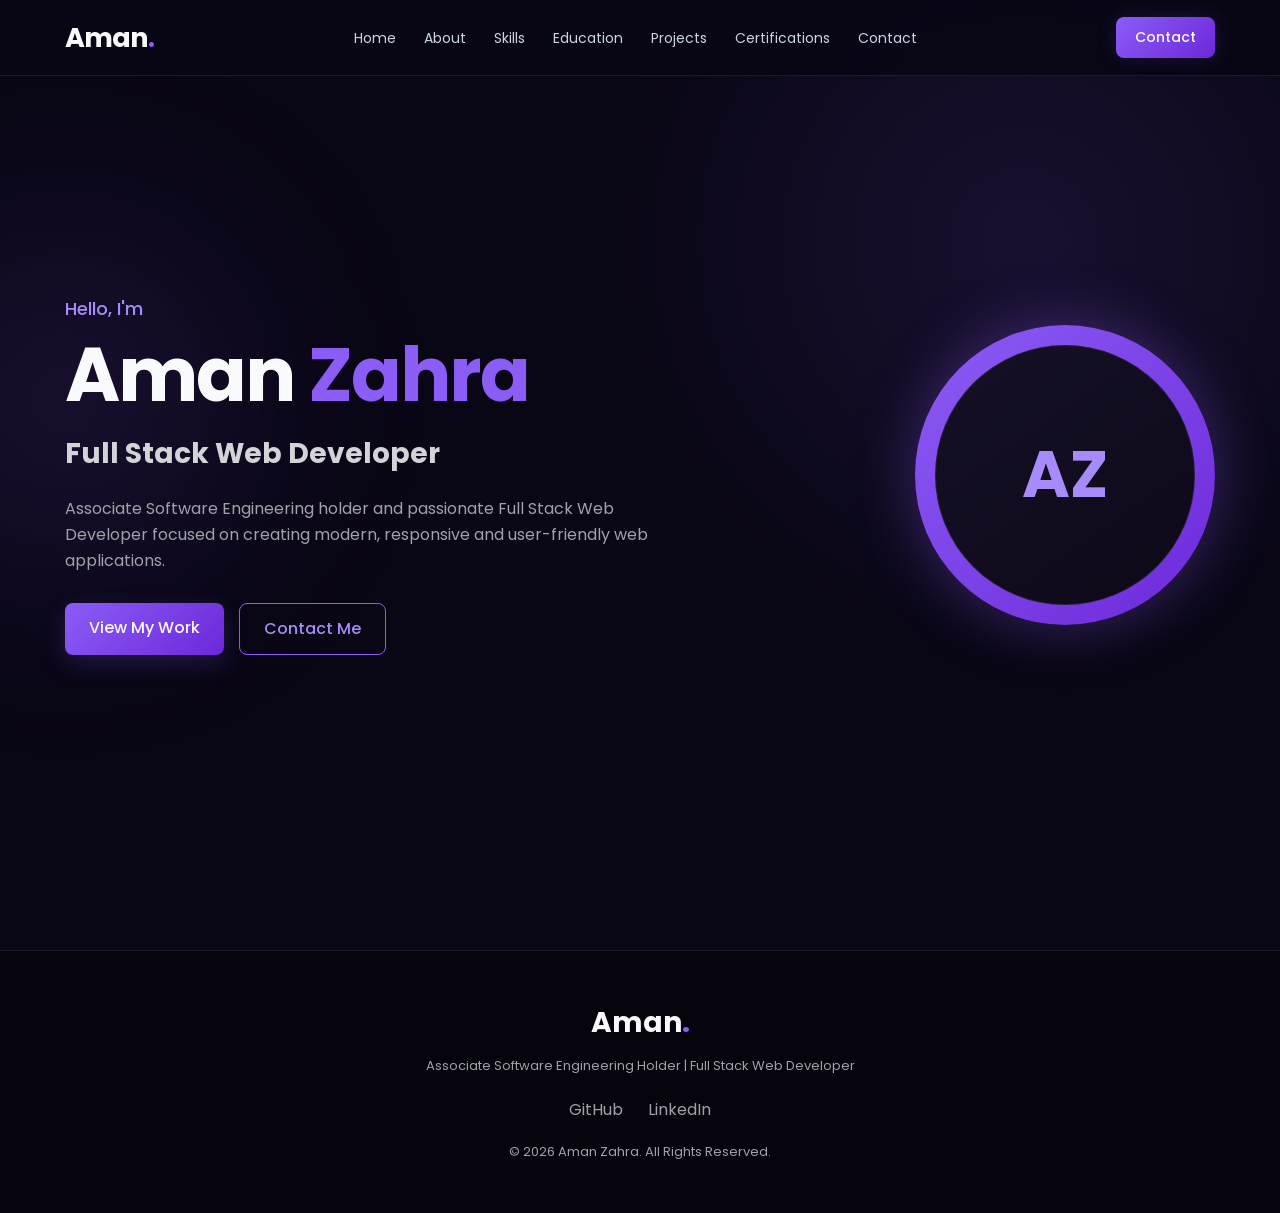
<file: index.html>
<!DOCTYPE html>
<html lang="en">
<head>
    <meta charset="UTF-8">
    <meta name="viewport" content="width=device-width, initial-scale=1.0">

    <title>Aman Zahra | Full Stack Web Developer</title>

    <link rel="preconnect" href="https://fonts.googleapis.com">
    <link rel="preconnect" href="https://fonts.gstatic.com" crossorigin>
    <link href="https://fonts.googleapis.com/css2?family=Poppins:wght@300;400;500;600;700&display=swap" rel="stylesheet">

    <link rel="stylesheet" href="style.css">
</head>

<body>

<header class="header">
    <nav class="navbar">

        <a href="index.html" class="logo">
            Aman<span>.</span>
        </a>

        <ul class="nav-links" id="navLinks">
            <li><a href="index.html">Home</a></li>
            <li><a href="about.html">About</a></li>
            <li><a href="skills.html">Skills</a></li>
            <li><a href="education.html">Education</a></li>
            <li><a href="projects.html">Projects</a></li>
            <li><a href="certifications.html">Certifications</a></li>
            <li><a href="contact.html">Contact</a></li>
        </ul>

        <a href="contact.html" class="nav-btn">Contact</a>

        <button class="menu-btn" id="menuBtn" type="button"
            aria-label="Open navigation menu"
            aria-expanded="false">
            ☰
        </button>

    </nav>
</header>


<main>

    <section class="hero">

        <div class="hero-content">

            <p class="hello">Hello, I'm</p>

            <h1>
                Aman <span>Zahra</span>
            </h1>

            <h2>Full Stack Web Developer</h2>

            <p class="hero-text">
                Associate Software Engineering holder and passionate
                Full Stack Web Developer focused on creating modern,
                responsive and user-friendly web applications.
            </p>

            <div class="hero-buttons">

                <a href="projects.html" class="btn primary-btn">
                    View My Work
                </a>

                <a href="contact.html" class="btn secondary-btn">
                    Contact Me
                </a>

            </div>

        </div>


        <div class="hero-image">

            <div class="profile-circle">
                <span>AZ</span>
            </div>

        </div>

    </section>

</main>


<footer>

    <div class="footer-content">

        <h2>Aman<span>.</span></h2>

        <p>
            Associate Software Engineering Holder |
            Full Stack Web Developer
        </p>

        <div class="social-links">

            <a href="https://github.com/aman123zahra"
               target="_blank"
               rel="noopener noreferrer">
                GitHub
            </a>

            <a href="#">
                LinkedIn
            </a>

        </div>

        <p class="copyright">
            © 2026 Aman Zahra. All Rights Reserved.
        </p>

    </div>

</footer>


<script src="script.js"></script>

</body>
</html>
</file>
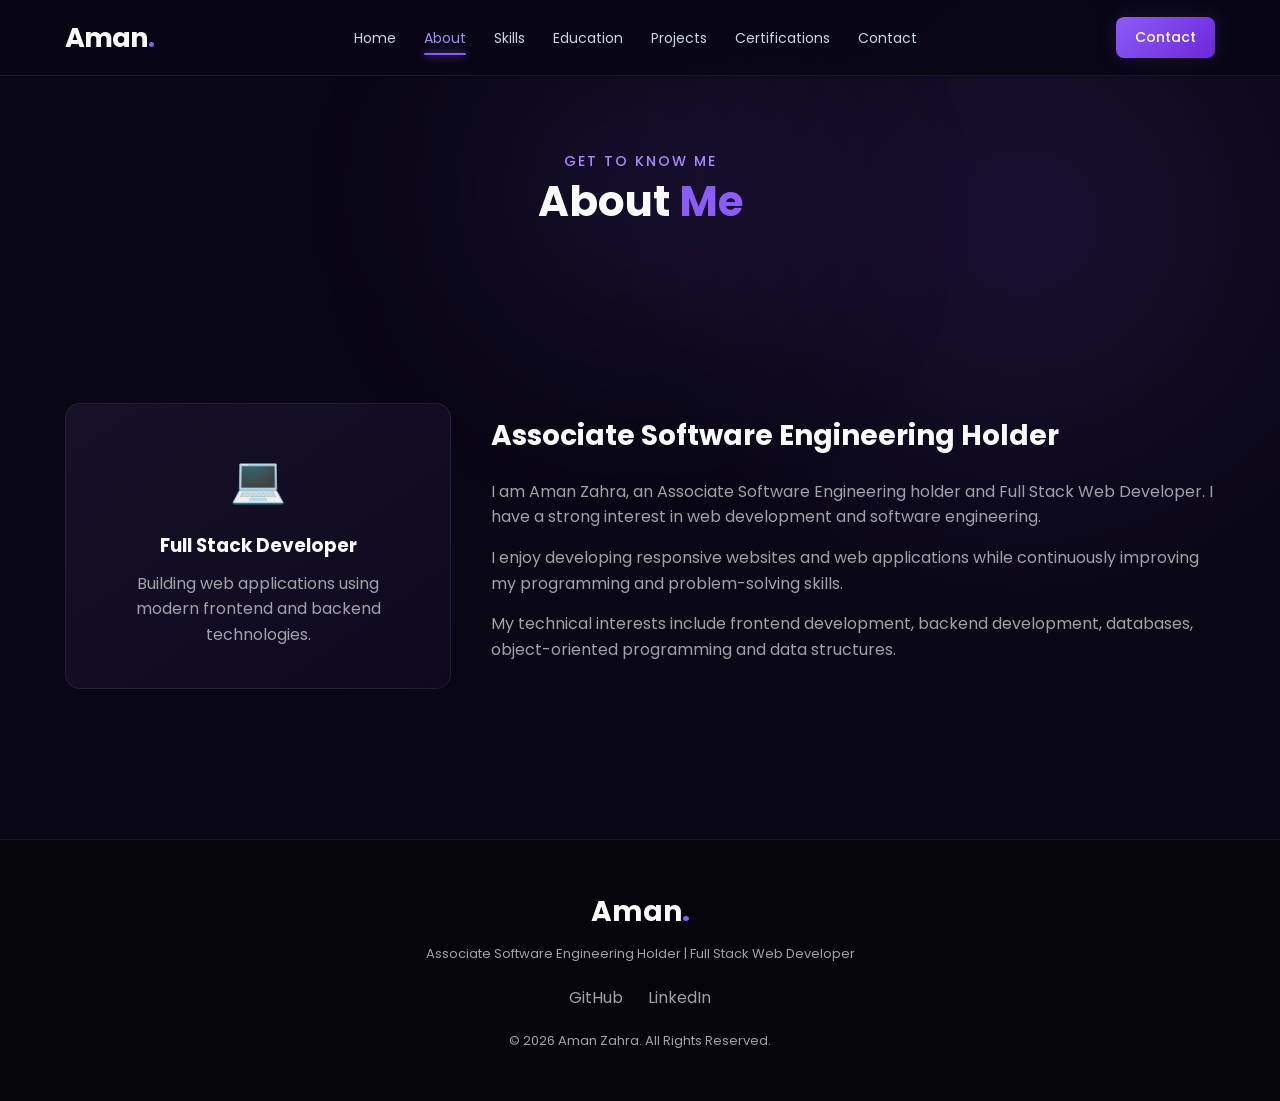
<file: about.html>
<!DOCTYPE html>
<html lang="en">
<head>
    <meta charset="UTF-8">
    <meta name="viewport" content="width=device-width, initial-scale=1.0">

    <title>About | Aman Zahra</title>

    <link rel="preconnect" href="https://fonts.googleapis.com">
    <link rel="preconnect" href="https://fonts.gstatic.com" crossorigin>

    <link href="https://fonts.googleapis.com/css2?family=Poppins:wght@300;400;500;600;700&display=swap" rel="stylesheet">

    <link rel="stylesheet" href="style.css">
</head>

<body>

<header class="header">

    <nav class="navbar">

        <a href="index.html" class="logo">
            Aman<span>.</span>
        </a>

        <ul class="nav-links" id="navLinks">
            <li><a href="index.html">Home</a></li>
            <li><a href="about.html" class="active-link">About</a></li>
            <li><a href="skills.html">Skills</a></li>
            <li><a href="education.html">Education</a></li>
            <li><a href="projects.html">Projects</a></li>
            <li><a href="certifications.html">Certifications</a></li>
            <li><a href="contact.html">Contact</a></li>
        </ul>

        <a href="contact.html" class="nav-btn">Contact</a>

        <button class="menu-btn" id="menuBtn" type="button"
            aria-label="Open navigation menu"
            aria-expanded="false">
            ☰
        </button>

    </nav>

</header>


<main>

    <section class="page-hero">

        <div class="section-title">

            <p>Get To Know Me</p>

            <h1>
                About <span>Me</span>
            </h1>

        </div>

    </section>


    <section class="section">

        <div class="about-container">

            <div class="about-card">

                <div class="about-icon">💻</div>

                <h3>
                    Full Stack Developer
                </h3>

                <p>
                    Building web applications using modern frontend
                    and backend technologies.
                </p>

            </div>


            <div class="about-content">

                <h3>
                    Associate Software Engineering Holder
                </h3>

                <p>
                    I am Aman Zahra, an Associate Software Engineering
                    holder and Full Stack Web Developer. I have a strong
                    interest in web development and software engineering.
                </p>

                <p>
                    I enjoy developing responsive websites and web
                    applications while continuously improving my
                    programming and problem-solving skills.
                </p>

                <p>
                    My technical interests include frontend development,
                    backend development, databases, object-oriented
                    programming and data structures.
                </p>

            </div>

        </div>

    </section>

</main>


<footer>

    <div class="footer-content">

        <h2>Aman<span>.</span></h2>

        <p>
            Associate Software Engineering Holder |
            Full Stack Web Developer
        </p>

        <div class="social-links">

            <a href="https://github.com/aman123zahra"
               target="_blank"
               rel="noopener noreferrer">
                GitHub
            </a>

            <a href="#">
                LinkedIn
            </a>

        </div>

        <p class="copyright">
            © 2026 Aman Zahra. All Rights Reserved.
        </p>

    </div>

</footer>


<script src="script.js"></script>

</body>
</html>
</file>
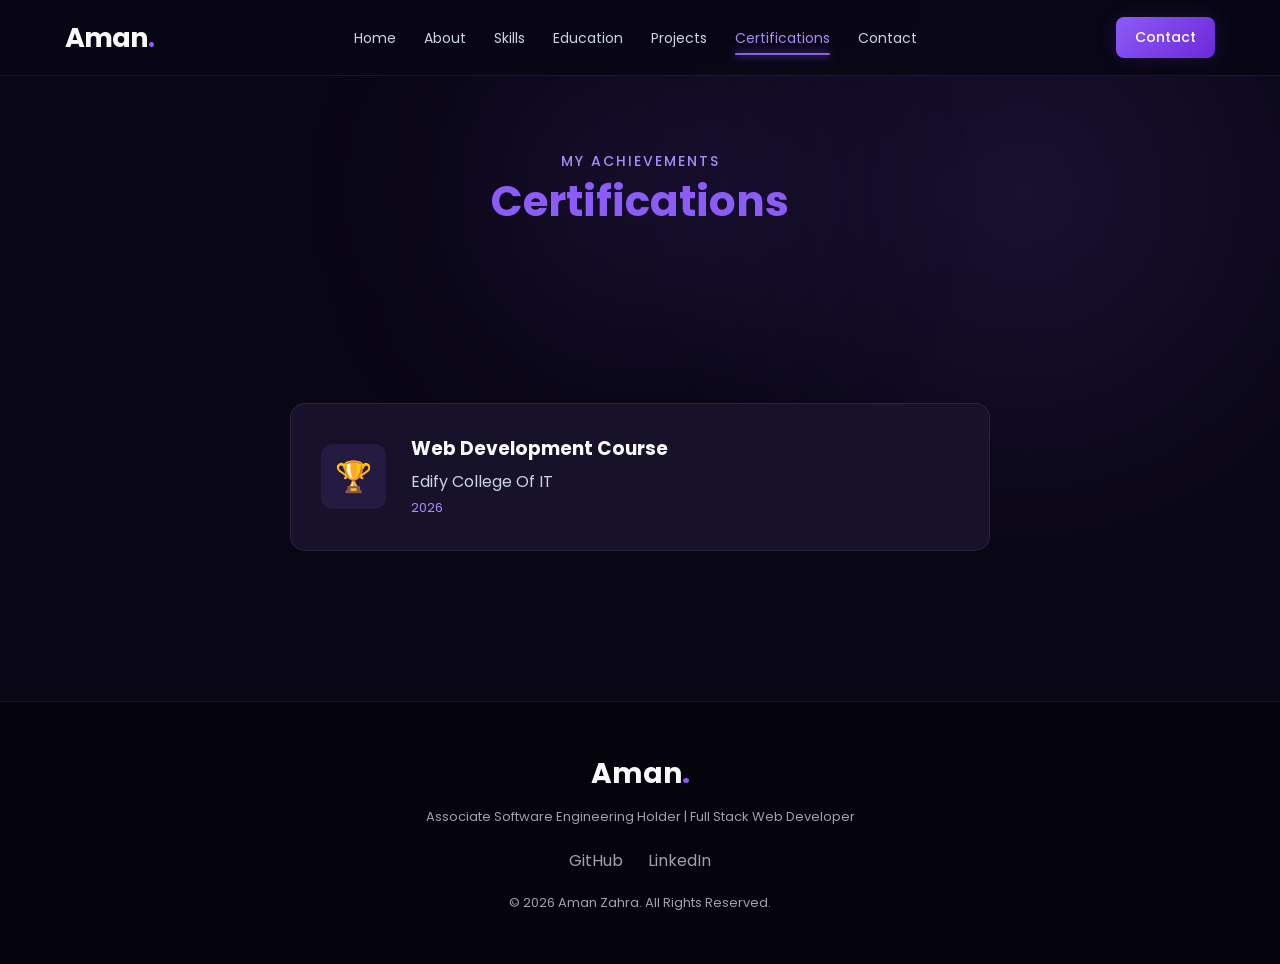
<file: certifications.html>
<!DOCTYPE html>
<html lang="en">

<head>

    <meta charset="UTF-8">

    <meta name="viewport"
          content="width=device-width, initial-scale=1.0">

    <title>Certifications | Aman Zahra</title>


    <link rel="preconnect"
          href="https://fonts.googleapis.com">

    <link rel="preconnect"
          href="https://fonts.gstatic.com"
          crossorigin>


    <link
        href="https://fonts.googleapis.com/css2?family=Poppins:wght@300;400;500;600;700&display=swap"
        rel="stylesheet">


    <link rel="stylesheet"
          href="style.css">

</head>


<body>


<header class="header">


    <nav class="navbar">


        <a href="index.html"
           class="logo">

            Aman<span>.</span>

        </a>


        <ul class="nav-links"
            id="navLinks">


            <li>
                <a href="index.html">
                    Home
                </a>
            </li>


            <li>
                <a href="about.html">
                    About
                </a>
            </li>


            <li>
                <a href="skills.html">
                    Skills
                </a>
            </li>


            <li>
                <a href="education.html">
                    Education
                </a>
            </li>


            <li>
                <a href="projects.html">
                    Projects
                </a>
            </li>


            <li>
                <a href="certifications.html"
                   class="active-link">

                    Certifications

                </a>
            </li>


            <li>
                <a href="contact.html">
                    Contact
                </a>
            </li>


        </ul>


        <a href="contact.html"
           class="nav-btn">

            Contact

        </a>


        <button
            class="menu-btn"
            id="menuBtn"
            type="button"
            aria-label="Open navigation menu"
            aria-expanded="false">

            ☰

        </button>


    </nav>

</header>


<main>


    <section class="page-hero">

        <div class="section-title">

            <p>
                My Achievements
            </p>


            <h1>
                <span>Certifications</span>
            </h1>

        </div>

    </section>


    <section class="section">


        <div class="certificate-container">


            <div class="certificate-card">


                <div class="certificate-icon">
                    🏆
                </div>


                <div>


                    <h3>
                        Web Development Course
                    </h3>


                    <p>
                        Edify College Of IT
                    </p>


                    <span>
                        2026
                    </span>


                </div>


            </div>


        </div>


    </section>


</main>


<footer>


    <div class="footer-content">


        <h2>
            Aman<span>.</span>
        </h2>


        <p>
            Associate Software Engineering Holder |
            Full Stack Web Developer
        </p>


        <div class="social-links">


            <a
                href="https://github.com/aman123zahra"
                target="_blank"
                rel="noopener noreferrer">

                GitHub

            </a>


            <a href="#">
                LinkedIn
            </a>


        </div>


        <p class="copyright">

            © 2026 Aman Zahra.
            All Rights Reserved.

        </p>


    </div>


</footer>


<script src="script.js"></script>


</body>

</html>
</file>
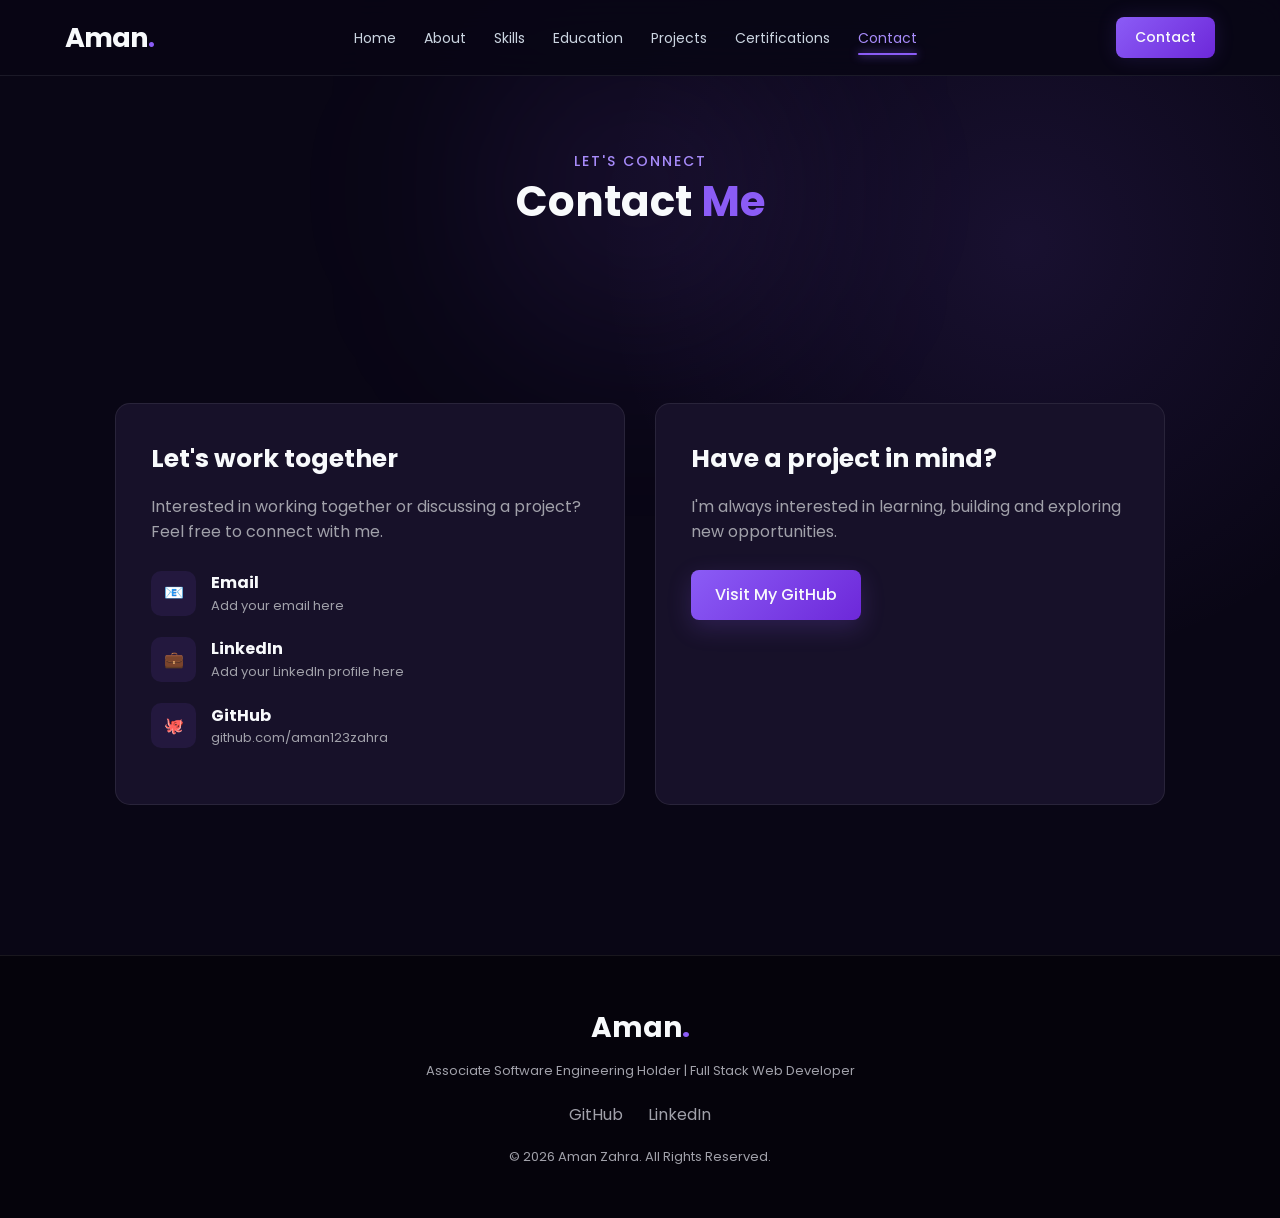
<file: contact.html>
<!DOCTYPE html>
<html lang="en">

<head>

    <meta charset="UTF-8">

    <meta name="viewport"
          content="width=device-width, initial-scale=1.0">

    <title>Contact | Aman Zahra</title>


    <link rel="preconnect"
          href="https://fonts.googleapis.com">

    <link rel="preconnect"
          href="https://fonts.gstatic.com"
          crossorigin>


    <link
        href="https://fonts.googleapis.com/css2?family=Poppins:wght@300;400;500;600;700&display=swap"
        rel="stylesheet">


    <link rel="stylesheet"
          href="style.css">

</head>


<body>


<header class="header">


    <nav class="navbar">


        <a href="index.html"
           class="logo">

            Aman<span>.</span>

        </a>


        <ul class="nav-links"
            id="navLinks">


            <li>
                <a href="index.html">
                    Home
                </a>
            </li>


            <li>
                <a href="about.html">
                    About
                </a>
            </li>


            <li>
                <a href="skills.html">
                    Skills
                </a>
            </li>


            <li>
                <a href="education.html">
                    Education
                </a>
            </li>


            <li>
                <a href="projects.html">
                    Projects
                </a>
            </li>


            <li>
                <a href="certifications.html">
                    Certifications
                </a>
            </li>


            <li>
                <a href="contact.html"
                   class="active-link">

                    Contact

                </a>
            </li>


        </ul>


        <a href="contact.html"
           class="nav-btn">

            Contact

        </a>


        <button
            class="menu-btn"
            id="menuBtn"
            type="button"
            aria-label="Open navigation menu"
            aria-expanded="false">

            ☰

        </button>


    </nav>

</header>


<main>


    <section class="page-hero">


        <div class="section-title">

            <p>
                Let's Connect
            </p>


            <h1>
                Contact <span>Me</span>
            </h1>

        </div>


    </section>


    <section class="section contact-section">


        <div class="contact-container">


            <div class="contact-info">


                <h3>
                    Let's work together
                </h3>


                <p>

                    Interested in working together or
                    discussing a project? Feel free to
                    connect with me.

                </p>


                <div class="contact-item">


                    <span>
                        📧
                    </span>


                    <div>

                        <strong>
                            Email
                        </strong>

                        <p>
                            Add your email here
                        </p>

                    </div>


                </div>


                <div class="contact-item">


                    <span>
                        💼
                    </span>


                    <div>

                        <strong>
                            LinkedIn
                        </strong>

                        <p>
                            Add your LinkedIn profile here
                        </p>

                    </div>


                </div>


                <div class="contact-item">


                    <span>
                        🐙
                    </span>


                    <div>

                        <strong>
                            GitHub
                        </strong>

                        <p>
                            github.com/aman123zahra
                        </p>

                    </div>


                </div>


            </div>


            <div class="contact-box">


                <h3>
                    Have a project in mind?
                </h3>


                <p>

                    I'm always interested in learning,
                    building and exploring new opportunities.

                </p>


                <a
                    href="https://github.com/aman123zahra"
                    target="_blank"
                    rel="noopener noreferrer"
                    class="btn primary-btn">

                    Visit My GitHub

                </a>


            </div>


        </div>


    </section>


</main>


<footer>


    <div class="footer-content">


        <h2>
            Aman<span>.</span>
        </h2>


        <p>
            Associate Software Engineering Holder |
            Full Stack Web Developer
        </p>


        <div class="social-links">


            <a
                href="https://github.com/aman123zahra"
                target="_blank"
                rel="noopener noreferrer">

                GitHub

            </a>


            <a href="#">
                LinkedIn
            </a>


        </div>


        <p class="copyright">

            © 2026 Aman Zahra.
            All Rights Reserved.

        </p>


    </div>


</footer>


<script src="script.js"></script>


</body>

</html>
</file>
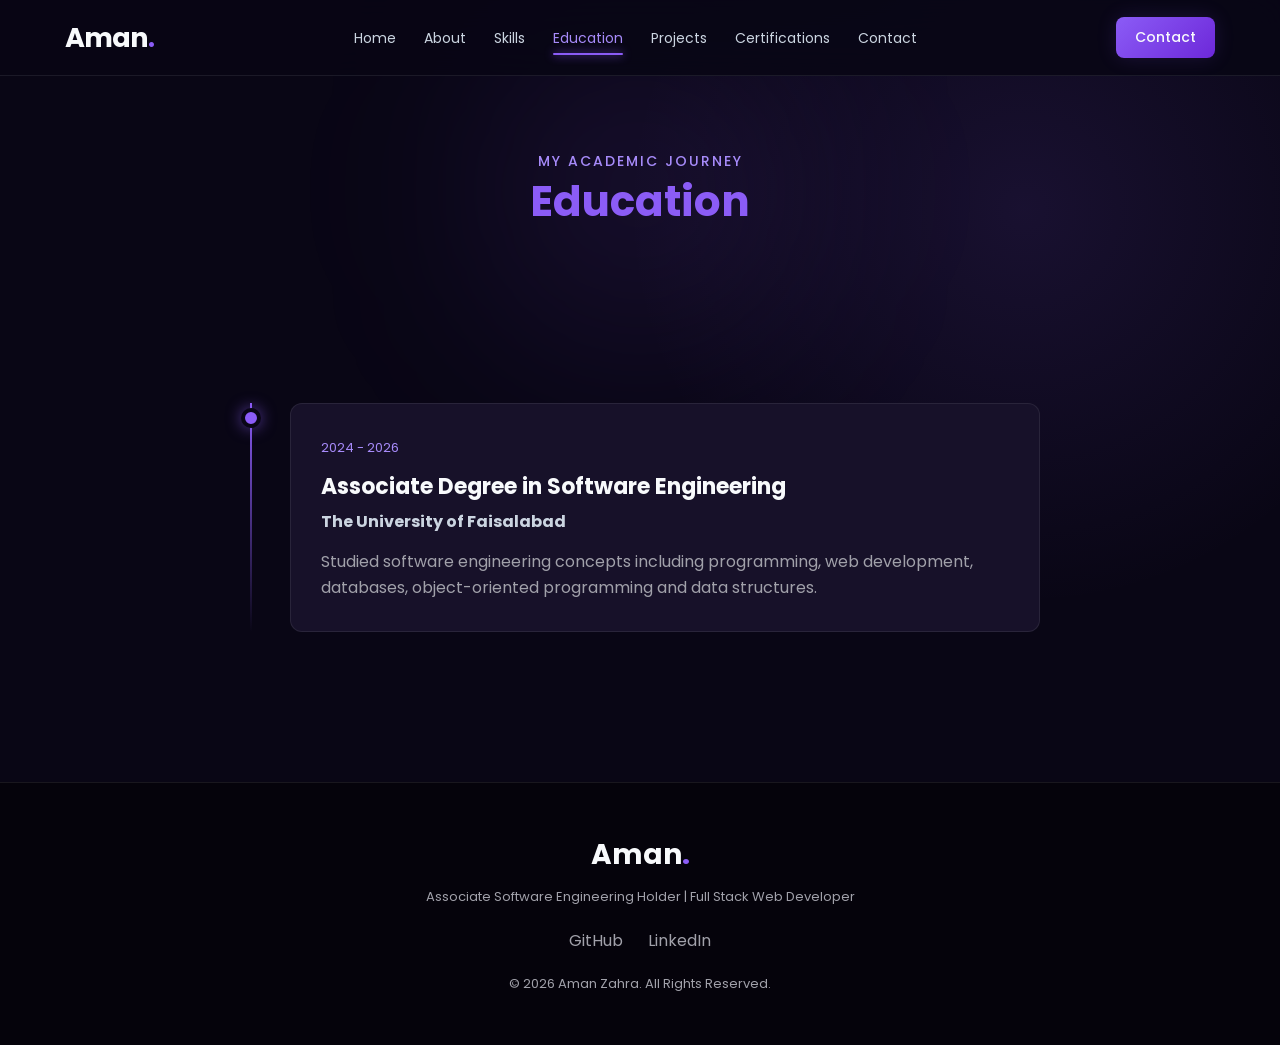
<file: education.html>
<!DOCTYPE html>
<html lang="en">
<head>

    <meta charset="UTF-8">

    <meta name="viewport"
          content="width=device-width, initial-scale=1.0">

    <title>Education | Aman Zahra</title>

    <link rel="preconnect"
          href="https://fonts.googleapis.com">

    <link rel="preconnect"
          href="https://fonts.gstatic.com"
          crossorigin>

    <link
        href="https://fonts.googleapis.com/css2?family=Poppins:wght@300;400;500;600;700&display=swap"
        rel="stylesheet">

    <link rel="stylesheet" href="style.css">

</head>

<body>


<header class="header">

    <nav class="navbar">

        <a href="index.html" class="logo">
            Aman<span>.</span>
        </a>


        <ul class="nav-links" id="navLinks">

            <li>
                <a href="index.html">Home</a>
            </li>

            <li>
                <a href="about.html">About</a>
            </li>

            <li>
                <a href="skills.html">Skills</a>
            </li>

            <li>
                <a href="education.html"
                   class="active-link">
                    Education
                </a>
            </li>

            <li>
                <a href="projects.html">Projects</a>
            </li>

            <li>
                <a href="certifications.html">
                    Certifications
                </a>
            </li>

            <li>
                <a href="contact.html">Contact</a>
            </li>

        </ul>


        <a href="contact.html"
           class="nav-btn">
            Contact
        </a>


        <button
            class="menu-btn"
            id="menuBtn"
            type="button"
            aria-label="Open navigation menu"
            aria-expanded="false">

            ☰

        </button>

    </nav>

</header>


<main>


    <section class="page-hero">

        <div class="section-title">

            <p>My Academic Journey</p>

            <h1>
                <span>Education</span>
            </h1>

        </div>

    </section>


    <section class="section">


        <div class="timeline">

            <div class="timeline-item">

                <div class="timeline-dot"></div>


                <div class="timeline-content">

                    <span class="date">
                        2024 - 2026
                    </span>


                    <h3>
                        Associate Degree in
                        Software Engineering
                    </h3>


                    <h4>
                        The University of Faisalabad
                    </h4>


                    <p>
                        Studied software engineering concepts
                        including programming, web development,
                        databases, object-oriented programming
                        and data structures.
                    </p>

                </div>

            </div>

        </div>

    </section>

</main>


<footer>

    <div class="footer-content">

        <h2>
            Aman<span>.</span>
        </h2>

        <p>
            Associate Software Engineering Holder |
            Full Stack Web Developer
        </p>


        <div class="social-links">

            <a
                href="https://github.com/aman123zahra"
                target="_blank"
                rel="noopener noreferrer">
                GitHub
            </a>

            <a href="#">
                LinkedIn
            </a>

        </div>


        <p class="copyright">
            © 2026 Aman Zahra. All Rights Reserved.
        </p>

    </div>

</footer>


<script src="script.js"></script>

</body>
</html>
</file>
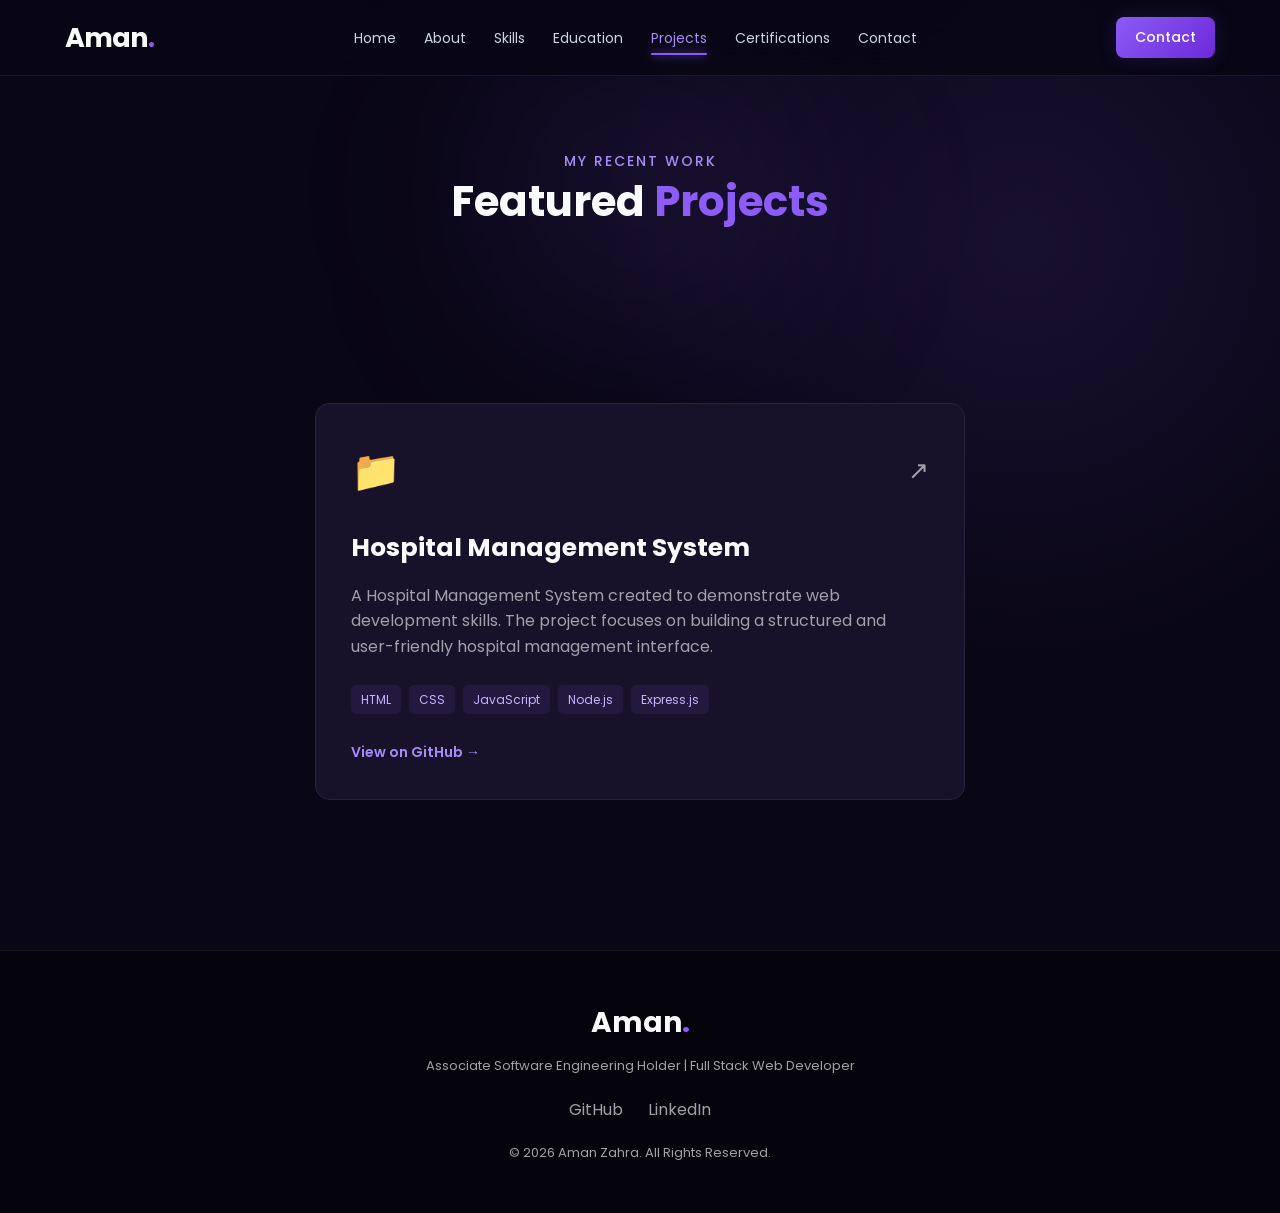
<file: projects.html>
<!DOCTYPE html>
<html lang="en">

<head>

    <meta charset="UTF-8">

    <meta name="viewport"
          content="width=device-width, initial-scale=1.0">

    <title>Projects | Aman Zahra</title>


    <link rel="preconnect"
          href="https://fonts.googleapis.com">

    <link rel="preconnect"
          href="https://fonts.gstatic.com"
          crossorigin>


    <link
        href="https://fonts.googleapis.com/css2?family=Poppins:wght@300;400;500;600;700&display=swap"
        rel="stylesheet">


    <link rel="stylesheet"
          href="style.css">

</head>


<body>


<header class="header">

    <nav class="navbar">


        <a href="index.html"
           class="logo">

            Aman<span>.</span>

        </a>


        <ul class="nav-links"
            id="navLinks">


            <li>
                <a href="index.html">
                    Home
                </a>
            </li>


            <li>
                <a href="about.html">
                    About
                </a>
            </li>


            <li>
                <a href="skills.html">
                    Skills
                </a>
            </li>


            <li>
                <a href="education.html">
                    Education
                </a>
            </li>


            <li>
                <a href="projects.html"
                   class="active-link">
                    Projects
                </a>
            </li>


            <li>
                <a href="certifications.html">
                    Certifications
                </a>
            </li>


            <li>
                <a href="contact.html">
                    Contact
                </a>
            </li>


        </ul>


        <a href="contact.html"
           class="nav-btn">

            Contact

        </a>


        <button
            class="menu-btn"
            id="menuBtn"
            type="button"
            aria-label="Open navigation menu"
            aria-expanded="false">

            ☰

        </button>


    </nav>

</header>


<main>


    <section class="page-hero">

        <div class="section-title">

            <p>
                My Recent Work
            </p>


            <h1>
                Featured <span>Projects</span>
            </h1>

        </div>

    </section>


    <section class="section projects-section">


        <div class="project-container">


            <div class="project-card">


                <div class="project-top">


                    <div class="folder-icon">
                        📁
                    </div>


                    <a
                        href="https://github.com/aman123zahra/Hospital-Management-System"
                        target="_blank"
                        rel="noopener noreferrer"
                        class="github-icon"
                        aria-label="View project on GitHub">

                        ↗

                    </a>


                </div>


                <h3>
                    Hospital Management System
                </h3>


                <p>

                    A Hospital Management System
                    created to demonstrate web development skills.
                    The project focuses on building a structured
                    and user-friendly hospital management interface.

                </p>


                <div class="technologies">

                    <span>HTML</span>

                    <span>CSS</span>

                    <span>JavaScript</span>

                    <span>Node.js</span>

                    <span>Express.js</span>

                </div>


                <a
                    href="https://github.com/aman123zahra/Hospital-Management-System"
                    target="_blank"
                    rel="noopener noreferrer"
                    class="project-link">

                    View on GitHub →

                </a>


            </div>


        </div>


    </section>


</main>


<footer>


    <div class="footer-content">


        <h2>
            Aman<span>.</span>
        </h2>


        <p>
            Associate Software Engineering Holder |
            Full Stack Web Developer
        </p>


        <div class="social-links">


            <a
                href="https://github.com/aman123zahra"
                target="_blank"
                rel="noopener noreferrer">

                GitHub

            </a>


            <a href="#">
                LinkedIn
            </a>


        </div>


        <p class="copyright">

            © 2026 Aman Zahra.
            All Rights Reserved.

        </p>


    </div>


</footer>


<script src="script.js"></script>


</body>

</html>
</file>
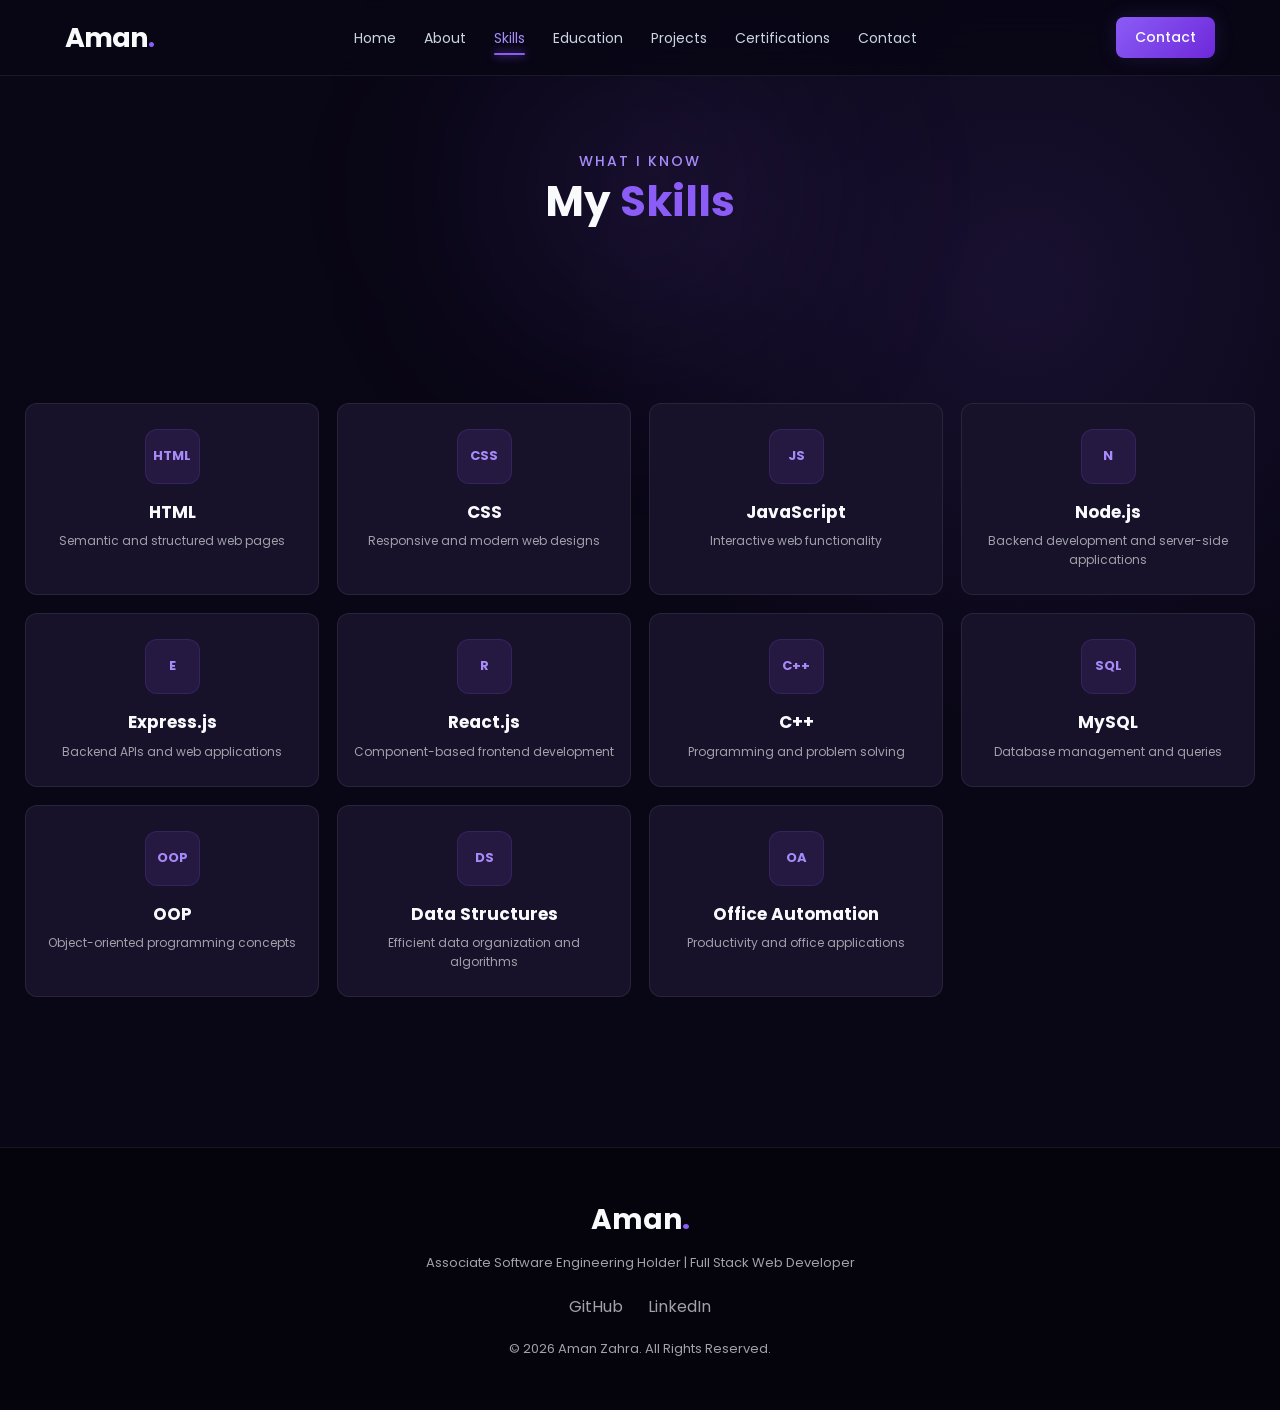
<file: skills.html>
<!DOCTYPE html>
<html lang="en">
<head>
    <meta charset="UTF-8">
    <meta name="viewport" content="width=device-width, initial-scale=1.0">

    <title>Skills | Aman Zahra</title>

    <link rel="preconnect" href="https://fonts.googleapis.com">
    <link rel="preconnect" href="https://fonts.gstatic.com" crossorigin>

    <link href="https://fonts.googleapis.com/css2?family=Poppins:wght@300;400;500;600;700&display=swap" rel="stylesheet">

    <link rel="stylesheet" href="style.css">
</head>

<body>

<header class="header">

    <nav class="navbar">

        <a href="index.html" class="logo">
            Aman<span>.</span>
        </a>

        <ul class="nav-links" id="navLinks">

            <li><a href="index.html">Home</a></li>

            <li><a href="about.html">About</a></li>

            <li><a href="skills.html" class="active-link">
                Skills
            </a></li>

            <li><a href="education.html">Education</a></li>

            <li><a href="projects.html">Projects</a></li>

            <li><a href="certifications.html">
                Certifications
            </a></li>

            <li><a href="contact.html">Contact</a></li>

        </ul>

        <a href="contact.html" class="nav-btn">
            Contact
        </a>

        <button class="menu-btn" id="menuBtn" type="button"
            aria-label="Open navigation menu"
            aria-expanded="false">
            ☰
        </button>

    </nav>

</header>


<main>

    <section class="page-hero">

        <div class="section-title">

            <p>What I Know</p>

            <h1>
                My <span>Skills</span>
            </h1>

        </div>

    </section>


    <section class="section skills-section">

        <div class="skills-container">

            <div class="skill-card">
                <div class="skill-icon">HTML</div>
                <h3>HTML</h3>
                <p>Semantic and structured web pages</p>
            </div>

            <div class="skill-card">
                <div class="skill-icon">CSS</div>
                <h3>CSS</h3>
                <p>Responsive and modern web designs</p>
            </div>

            <div class="skill-card">
                <div class="skill-icon">JS</div>
                <h3>JavaScript</h3>
                <p>Interactive web functionality</p>
            </div>

            <div class="skill-card">
                <div class="skill-icon">N</div>
                <h3>Node.js</h3>
                <p>Backend development and server-side applications</p>
            </div>

            <div class="skill-card">
                <div class="skill-icon">E</div>
                <h3>Express.js</h3>
                <p>Backend APIs and web applications</p>
            </div>

            <div class="skill-card">
                <div class="skill-icon">R</div>
                <h3>React.js</h3>
                <p>Component-based frontend development</p>
            </div>

            <div class="skill-card">
                <div class="skill-icon">C++</div>
                <h3>C++</h3>
                <p>Programming and problem solving</p>
            </div>

            <div class="skill-card">
                <div class="skill-icon">SQL</div>
                <h3>MySQL</h3>
                <p>Database management and queries</p>
            </div>

            <div class="skill-card">
                <div class="skill-icon">OOP</div>
                <h3>OOP</h3>
                <p>Object-oriented programming concepts</p>
            </div>

            <div class="skill-card">
                <div class="skill-icon">DS</div>
                <h3>Data Structures</h3>
                <p>Efficient data organization and algorithms</p>
            </div>

            <div class="skill-card">
                <div class="skill-icon">OA</div>
                <h3>Office Automation</h3>
                <p>Productivity and office applications</p>
            </div>

        </div>

    </section>

</main>


<footer>

    <div class="footer-content">

        <h2>Aman<span>.</span></h2>

        <p>
            Associate Software Engineering Holder |
            Full Stack Web Developer
        </p>

        <div class="social-links">

            <a href="https://github.com/aman123zahra"
               target="_blank"
               rel="noopener noreferrer">
                GitHub
            </a>

            <a href="#">
                LinkedIn
            </a>

        </div>

        <p class="copyright">
            © 2026 Aman Zahra. All Rights Reserved.
        </p>

    </div>

</footer>


<script src="script.js"></script>

</body>
</html>
</file>
<file: style.css>
/* =========================================
   GLOBAL
========================================= */

* {
    margin: 0;
    padding: 0;
    box-sizing: border-box;
    scroll-behavior: smooth;
}

:root {
    --primary: #8b5cf6;
    --primary-light: #a78bfa;
    --secondary: #6d28d9;

    --dark: #090615;
    --dark-2: #0f0a1f;
    --card: #171129;

    --text: #f8fafc;
    --muted: #a1a1aa;

    --border: rgba(255, 255, 255, 0.08);

    --glow: rgba(139, 92, 246, 0.25);
}

html {
    scroll-behavior: smooth;
}

body {
    font-family: "Poppins", sans-serif;
    background:
        radial-gradient(
            circle at 80% 20%,
            rgba(139, 92, 246, 0.12),
            transparent 30%
        ),
        var(--dark);

    color: var(--text);
    line-height: 1.6;

    min-height: 100vh;
}

a {
    text-decoration: none;
    color: inherit;
}

ul {
    list-style: none;
}


/* =========================================
   NAVBAR
========================================= */

.header {
    width: 100%;

    position: fixed;
    top: 0;
    left: 0;

    z-index: 1000;

    background: rgba(9, 6, 21, 0.88);

    backdrop-filter: blur(18px);

    border-bottom: 1px solid var(--border);
}

.navbar {
    max-width: 1200px;

    height: 75px;

    margin: auto;

    padding: 0 25px;

    display: flex;

    align-items: center;

    justify-content: space-between;
}


/* Logo */

.logo {
    font-size: 27px;

    font-weight: 700;

    letter-spacing: -1px;
}

.logo span {
    color: var(--primary);
}


/* Desktop Navigation */

.nav-links {
    display: flex;

    align-items: center;

    gap: 28px;
}

.nav-links a {
    position: relative;

    color: #cbd5e1;

    font-size: 14px;

    transition: 0.3s;
}

.nav-links a:hover {
    color: var(--primary-light);
}


/* Active Page */

.nav-links .active-link {
    color: var(--primary-light);
}

.nav-links .active-link::after {
    content: "";

    position: absolute;

    left: 0;
    bottom: -7px;

    width: 100%;
    height: 2px;

    border-radius: 10px;

    background: var(--primary);

    box-shadow:
        0 0 10px var(--primary);
}


/* Contact Button */

.nav-btn {
    background:
        linear-gradient(
            135deg,
            var(--primary),
            var(--secondary)
        );

    padding: 9px 19px;

    border-radius: 8px;

    font-size: 14px;

    font-weight: 500;

    transition: 0.3s;

    box-shadow:
        0 0 20px rgba(139, 92, 246, 0.15);
}

.nav-btn:hover {
    transform: translateY(-2px);

    box-shadow:
        0 8px 25px rgba(139, 92, 246, 0.3);
}


/* Mobile Menu Button */

.menu-btn {
    display: none;

    background: transparent;

    border: none;

    color: white;

    font-size: 28px;

    cursor: pointer;

    line-height: 1;

    padding: 5px;
}


/* =========================================
   HOME HERO
========================================= */

.hero {
    min-height: 100vh;

    max-width: 1200px;

    margin: auto;

    padding:
        120px 25px
        70px;

    display: flex;

    align-items: center;

    justify-content: space-between;

    gap: 60px;

    position: relative;
}


/* Background glow */

.hero::before {
    content: "";

    position: absolute;

    width: 350px;
    height: 350px;

    left: -150px;
    top: 25%;

    background:
        rgba(139, 92, 246, 0.12);

    filter: blur(100px);

    border-radius: 50%;

    pointer-events: none;
}

.hero-content {
    max-width: 680px;

    position: relative;

    z-index: 2;
}

.hello {
    color: var(--primary-light);

    font-size: 18px;

    font-weight: 500;

    margin-bottom: 10px;
}

.hero h1 {
    font-size: clamp(45px, 7vw, 75px);

    line-height: 1.1;

    margin-bottom: 15px;

    letter-spacing: -2px;
}

.hero h1 span {
    color: var(--primary);
}

.hero h2 {
    color: #d4d4d8;

    font-size: 28px;

    margin-bottom: 20px;
}

.hero-text {
    color: var(--muted);

    max-width: 620px;

    margin-bottom: 30px;
}


/* Buttons */

.hero-buttons {
    display: flex;

    gap: 15px;

    flex-wrap: wrap;
}

.btn {
    display: inline-block;

    padding: 12px 24px;

    border-radius: 8px;

    font-weight: 500;

    transition: 0.3s;
}

.primary-btn {
    background:
        linear-gradient(
            135deg,
            var(--primary),
            var(--secondary)
        );

    box-shadow:
        0 8px 25px rgba(139, 92, 246, 0.2);
}

.primary-btn:hover {
    transform: translateY(-3px);

    box-shadow:
        0 12px 30px rgba(139, 92, 246, 0.35);
}

.secondary-btn {
    border: 1px solid var(--primary);

    color: var(--primary-light);
}

.secondary-btn:hover {
    background: var(--primary);

    color: white;

    transform: translateY(-3px);
}


/* =========================================
   HERO IMAGE PLACEHOLDER
========================================= */

.hero-image {
    display: flex;

    justify-content: center;

    align-items: center;

    position: relative;

    z-index: 2;
}


/*
    Later we can replace this circle
    with your laptop image.

    For now it keeps the AZ design.
*/

.profile-circle {
    width: 300px;
    height: 300px;

    border-radius: 50%;

    background:
        linear-gradient(
            135deg,
            var(--primary),
            var(--secondary)
        );

    display: flex;

    align-items: center;

    justify-content: center;

    box-shadow:
        0 0 60px
        rgba(139, 92, 246, 0.35);

    animation:
        floating 4s ease-in-out infinite;
}

.profile-circle span {
    width: 260px;
    height: 260px;

    border-radius: 50%;

    background:
        linear-gradient(
            145deg,
            #151026,
            #0d0918
        );

    display: flex;

    align-items: center;

    justify-content: center;

    font-size: 65px;

    font-weight: 700;

    color: var(--primary-light);

    border: 1px solid
        rgba(255, 255, 255, 0.08);
}

@keyframes floating {

    0%,
    100% {
        transform: translateY(0);
    }

    50% {
        transform: translateY(-15px);
    }
}


/* =========================================
   PAGE HERO
========================================= */

.page-hero {
    padding-top: 150px;

    padding-bottom: 40px;

    min-height: 320px;

    display: flex;

    align-items: center;

    justify-content: center;

    text-align: center;

    position: relative;
}

.page-hero::before {
    content: "";

    position: absolute;

    width: 300px;
    height: 300px;

    top: 40px;

    background:
        rgba(139, 92, 246, 0.12);

    filter: blur(100px);

    border-radius: 50%;

    z-index: -1;
}


/* =========================================
   COMMON SECTION
========================================= */

.section {
    max-width: 1200px;

    margin: auto;

    padding:
        80px 25px
        100px;
}

.section-title {
    text-align: center;

    margin-bottom: 55px;
}

.section-title p {
    color: var(--primary-light);

    font-size: 14px;

    font-weight: 500;

    text-transform: uppercase;

    letter-spacing: 2px;
}

.section-title h1,
.section-title h2 {
    font-size: 42px;

    margin-top: 5px;

    line-height: 1.2;
}

.section-title h1 span,
.section-title h2 span {
    color: var(--primary);
}


/* =========================================
   ABOUT
========================================= */

.about-container {
    display: grid;

    grid-template-columns:
        0.8fr 1.5fr;

    gap: 40px;

    align-items: center;
}

.about-card {
    background:
        linear-gradient(
            145deg,
            rgba(23, 17, 41, 0.95),
            rgba(15, 10, 31, 0.95)
        );

    border: 1px solid var(--border);

    padding: 40px;

    border-radius: 15px;

    text-align: center;

    transition: 0.3s;
}

.about-card:hover {
    transform: translateY(-5px);

    border-color:
        rgba(139, 92, 246, 0.4);

    box-shadow:
        0 15px 40px rgba(0, 0, 0, 0.25);
}

.about-icon {
    font-size: 45px;

    margin-bottom: 15px;
}

.about-card h3 {
    margin-bottom: 10px;
}

.about-card p,
.about-content p {
    color: var(--muted);
}

.about-content h3 {
    font-size: 28px;

    margin-bottom: 20px;
}

.about-content p {
    margin-bottom: 15px;
}


/* =========================================
   SKILLS
========================================= */

.skills-section {
    max-width: 1300px;
}

.skills-container {
    display: grid;

    grid-template-columns:
        repeat(4, 1fr);

    gap: 18px;
}

.skill-card {
    background: var(--card);

    border: 1px solid var(--border);

    border-radius: 12px;

    padding: 25px 15px;

    text-align: center;

    transition: 0.3s;
}

.skill-card:hover {
    transform: translateY(-7px);

    border-color:
        var(--primary);

    box-shadow:
        0 15px 35px
        rgba(139, 92, 246, 0.12);
}

.skill-icon {
    width: 55px;
    height: 55px;

    margin:
        auto auto 15px;

    border-radius: 12px;

    display: flex;

    align-items: center;

    justify-content: center;

    background:
        rgba(139, 92, 246, 0.12);

    color: var(--primary-light);

    font-weight: 700;

    font-size: 13px;

    border:
        1px solid
        rgba(139, 92, 246, 0.15);
}

.skill-card h3 {
    font-size: 17px;

    margin-bottom: 5px;
}

.skill-card p {
    color: var(--muted);

    font-size: 12px;
}


/* =========================================
   EDUCATION
========================================= */

.timeline {
    max-width: 800px;

    margin: auto;

    position: relative;
}

.timeline::before {
    content: "";

    position: absolute;

    left: 10px;

    top: 0;

    height: 100%;

    width: 2px;

    background:
        linear-gradient(
            var(--primary),
            transparent
        );
}

.timeline-item {
    position: relative;

    padding-left: 50px;
}

.timeline-dot {
    position: absolute;

    left: 1px;

    top: 5px;

    width: 20px;

    height: 20px;

    border-radius: 50%;

    background: var(--primary);

    border: 4px solid var(--dark);

    box-shadow:
        0 0 15px
        rgba(139, 92, 246, 0.6);
}

.timeline-content {
    background: var(--card);

    border: 1px solid var(--border);

    border-radius: 12px;

    padding: 30px;
}

.timeline-content .date {
    display: inline-block;

    color: var(--primary-light);

    font-size: 13px;

    margin-bottom: 10px;
}

.timeline-content h3 {
    font-size: 22px;

    margin-bottom: 5px;
}

.timeline-content h4 {
    color: #cbd5e1;

    margin-bottom: 15px;
}

.timeline-content p {
    color: var(--muted);
}


/* =========================================
   PROJECTS
========================================= */

.projects-section {
    max-width: 1000px;
}

.project-container {
    display: flex;

    justify-content: center;
}

.project-card {
    width: 100%;

    max-width: 650px;

    background: var(--card);

    border: 1px solid var(--border);

    padding: 35px;

    border-radius: 15px;

    transition: 0.3s;
}

.project-card:hover {
    transform: translateY(-8px);

    border-color:
        var(--primary);

    box-shadow:
        0 20px 45px
        rgba(0, 0, 0, 0.3);
}

.project-top {
    display: flex;

    align-items: center;

    justify-content: space-between;

    margin-bottom: 25px;
}

.folder-icon {
    font-size: 40px;
}

.github-icon {
    font-size: 25px;

    color: var(--muted);

    transition: 0.3s;
}

.github-icon:hover {
    color: var(--primary-light);
}

.project-card h3 {
    font-size: 25px;

    margin-bottom: 15px;
}

.project-card > p {
    color: var(--muted);

    margin-bottom: 25px;
}

.technologies {
    display: flex;

    flex-wrap: wrap;

    gap: 8px;

    margin-bottom: 25px;
}

.technologies span {
    background:
        rgba(139, 92, 246, 0.1);

    color: #c4b5fd;

    padding: 5px 10px;

    border-radius: 5px;

    font-size: 12px;
}

.project-link {
    color: var(--primary-light);

    font-size: 14px;

    font-weight: 600;

    transition: 0.3s;
}

.project-link:hover {
    color: white;
}


/* =========================================
   CERTIFICATIONS
========================================= */

.certificate-container {
    max-width: 700px;

    margin: auto;
}

.certificate-card {
    background: var(--card);

    border: 1px solid var(--border);

    padding: 30px;

    border-radius: 15px;

    display: flex;

    align-items: center;

    gap: 25px;

    transition: 0.3s;
}

.certificate-card:hover {
    border-color:
        var(--primary);

    transform: translateY(-5px);

    box-shadow:
        0 15px 35px
        rgba(139, 92, 246, 0.12);
}

.certificate-icon {
    width: 65px;
    height: 65px;

    flex-shrink: 0;

    border-radius: 12px;

    display: flex;

    align-items: center;

    justify-content: center;

    background:
        rgba(139, 92, 246, 0.12);

    font-size: 30px;
}

.certificate-card h3 {
    margin-bottom: 5px;
}

.certificate-card p {
    color: #cbd5e1;
}

.certificate-card span {
    color: var(--primary-light);

    font-size: 13px;
}


/* =========================================
   CONTACT
========================================= */

.contact-section {
    max-width: 1100px;
}

.contact-container {
    display: grid;

    grid-template-columns:
        1fr 1fr;

    gap: 30px;
}

.contact-info,
.contact-box {
    background: var(--card);

    border: 1px solid var(--border);

    border-radius: 15px;

    padding: 35px;
}

.contact-info h3,
.contact-box h3 {
    font-size: 25px;

    margin-bottom: 15px;
}

.contact-info > p,
.contact-box > p {
    color: var(--muted);

    margin-bottom: 25px;
}

.contact-item {
    display: flex;

    align-items: center;

    gap: 15px;

    margin-bottom: 20px;
}

.contact-item > span {
    width: 45px;
    height: 45px;

    flex-shrink: 0;

    display: flex;

    align-items: center;

    justify-content: center;

    background:
        rgba(139, 92, 246, 0.1);

    border-radius: 10px;
}

.contact-item p {
    color: var(--muted);

    font-size: 13px;
}


/* =========================================
   FOOTER
========================================= */

footer {
    background: #05030b;

    border-top:
        1px solid var(--border);

    padding: 50px 25px;

    text-align: center;

    margin-top: 50px;
}

.footer-content h2 {
    font-size: 28px;

    margin-bottom: 10px;
}

.footer-content h2 span {
    color: var(--primary);
}

.footer-content > p {
    color: var(--muted);

    font-size: 13px;
}

.social-links {
    display: flex;

    justify-content: center;

    gap: 25px;

    margin: 20px 0;
}

.social-links a {
    color: var(--muted);

    transition: 0.3s;
}

.social-links a:hover {
    color: var(--primary-light);
}

.copyright {
    margin-top: 20px;
}


/* =========================================
   TABLET
========================================= */

@media (max-width: 1000px) {

    .nav-links {
        gap: 15px;
    }

    .nav-links a {
        font-size: 13px;
    }

    .skills-container {
        grid-template-columns:
            repeat(3, 1fr);
    }
}


/* =========================================
   MOBILE NAVIGATION
========================================= */

@media (max-width: 900px) {

    .navbar {
        height: 70px;

        padding:
            0 20px;
    }

    .nav-btn {
        display: none;
    }

    .menu-btn {
        display: block;
    }

    .nav-links {
        position: absolute;

        top: 70px;

        left: 0;

        width: 100%;

        background:
            rgba(9, 6, 21, 0.98);

        backdrop-filter: blur(20px);

        display: none;

        flex-direction: column;

        align-items: stretch;

        gap: 0;

        padding:
            12px 0 18px;

        border-bottom:
            1px solid var(--border);

        box-shadow:
            0 15px 30px
            rgba(0, 0, 0, 0.3);
    }

    .nav-links.active {
        display: flex;
    }

    .nav-links li {
        width: 100%;

        text-align: center;
    }

    .nav-links a {
        display: block;

        width: 100%;

        padding: 13px 20px;

        font-size: 15px;

        color: #e2e8f0;
    }

    .nav-links a:hover {
        background:
            rgba(139, 92, 246, 0.08);
    }

    .nav-links .active-link::after {
        display: none;
    }

    .nav-links .active-link {
        color: var(--primary-light);

        background:
            rgba(139, 92, 246, 0.08);
    }


    /* Hero */

    .hero {
        text-align: center;

        flex-direction: column-reverse;

        justify-content: center;

        padding-top: 120px;
    }

    .hero-buttons {
        justify-content: center;
    }


    /* About */

    .about-container {
        grid-template-columns: 1fr;
    }


    /* Contact */

    .contact-container {
        grid-template-columns: 1fr;
    }


    /* Skills */

    .skills-container {
        grid-template-columns:
            repeat(2, 1fr);
    }

}


/* =========================================
   SMALL MOBILE
========================================= */

@media (max-width: 600px) {

    .navbar {
        padding:
            0 18px;
    }

    .logo {
        font-size: 24px;
    }


    .hero {
        padding:
            110px 18px
            60px;
    }

    .hero h1 {
        font-size: 45px;

        letter-spacing: -1px;
    }

    .hero h2 {
        font-size: 22px;
    }

    .hero-text {
        font-size: 14px;
    }


    .profile-circle {
        width: 220px;
        height: 220px;
    }

    .profile-circle span {
        width: 190px;
        height: 190px;

        font-size: 45px;
    }


    .section {
        padding:
            65px 18px
            80px;
    }


    .page-hero {
        padding:
            130px 18px
            30px;

        min-height: 270px;
    }


    .section-title h1,
    .section-title h2 {
        font-size: 32px;
    }


    .skills-container {
        grid-template-columns:
            1fr 1fr;

        gap: 12px;
    }


    .skill-card {
        padding:
            20px 10px;
    }


    .skill-card h3 {
        font-size: 15px;
    }


    .skill-card p {
        font-size: 11px;
    }


    .project-card {
        padding: 25px;
    }


    .project-card h3 {
        font-size: 21px;
    }


    .certificate-card {
        padding: 20px;

        gap: 15px;
    }


    .certificate-icon {
        width: 55px;
        height: 55px;

        font-size: 25px;
    }


    .contact-info,
    .contact-box {
        padding: 25px;
    }


    .timeline-item {
        padding-left: 40px;
    }

}


/* =========================================
   VERY SMALL PHONES
========================================= */

@media (max-width: 400px) {

    .skills-container {
        grid-template-columns: 1fr;
    }

    .hero h1 {
        font-size: 38px;
    }

    .hero-buttons {
        flex-direction: column;
    }

    .btn {
        width: 100%;

        text-align: center;
    }

    .timeline-content {
        padding: 22px;
    }

    .timeline-content h3 {
        font-size: 19px;
    }
}
</file>
